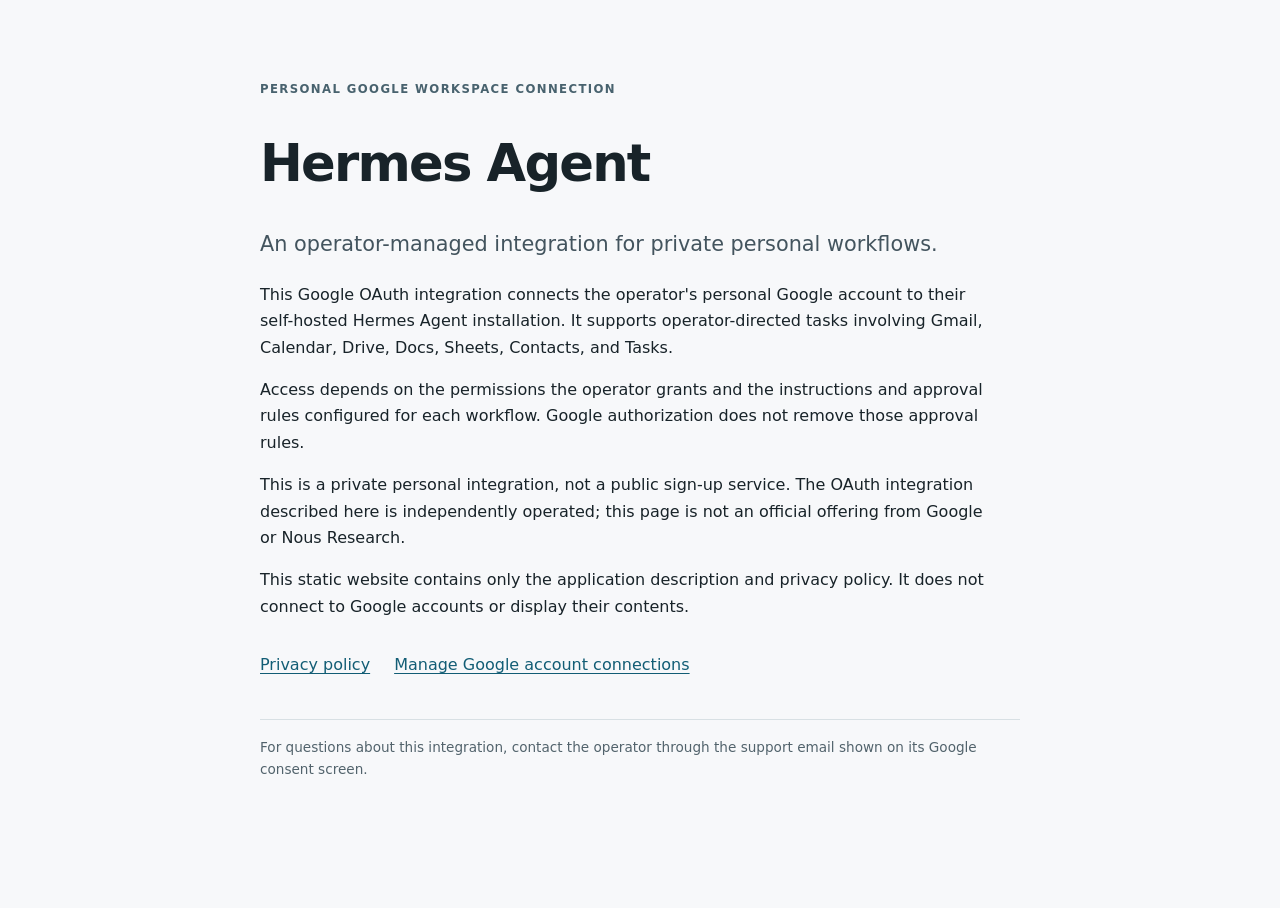
<file: index.html>
<!doctype html>
<html lang="en"><head><meta charset="utf-8"><meta name="viewport" content="width=device-width,initial-scale=1"><meta name="description" content="Private personal Google Workspace integration operated with Hermes Agent."><title>Hermes Agent | Personal Google Workspace Connection</title><link rel="stylesheet" href="style.css"></head>
<body><main><p class="eyebrow">PERSONAL GOOGLE WORKSPACE CONNECTION</p><h1>Hermes Agent</h1><p class="lead">An operator-managed integration for private personal workflows.</p><p>This Google OAuth integration connects the operator's personal Google account to their self-hosted Hermes Agent installation. It supports operator-directed tasks involving Gmail, Calendar, Drive, Docs, Sheets, Contacts, and Tasks.</p><p>Access depends on the permissions the operator grants and the instructions and approval rules configured for each workflow. Google authorization does not remove those approval rules.</p><p>This is a private personal integration, not a public sign-up service. The OAuth integration described here is independently operated; this page is not an official offering from Google or Nous Research.</p><p>This static website contains only the application description and privacy policy. It does not connect to Google accounts or display their contents.</p><nav><a href="privacy.html">Privacy policy</a><a href="https://myaccount.google.com/connections">Manage Google account connections</a></nav><footer>For questions about this integration, contact the operator through the support email shown on its Google consent screen.</footer></main></body></html>
</file>
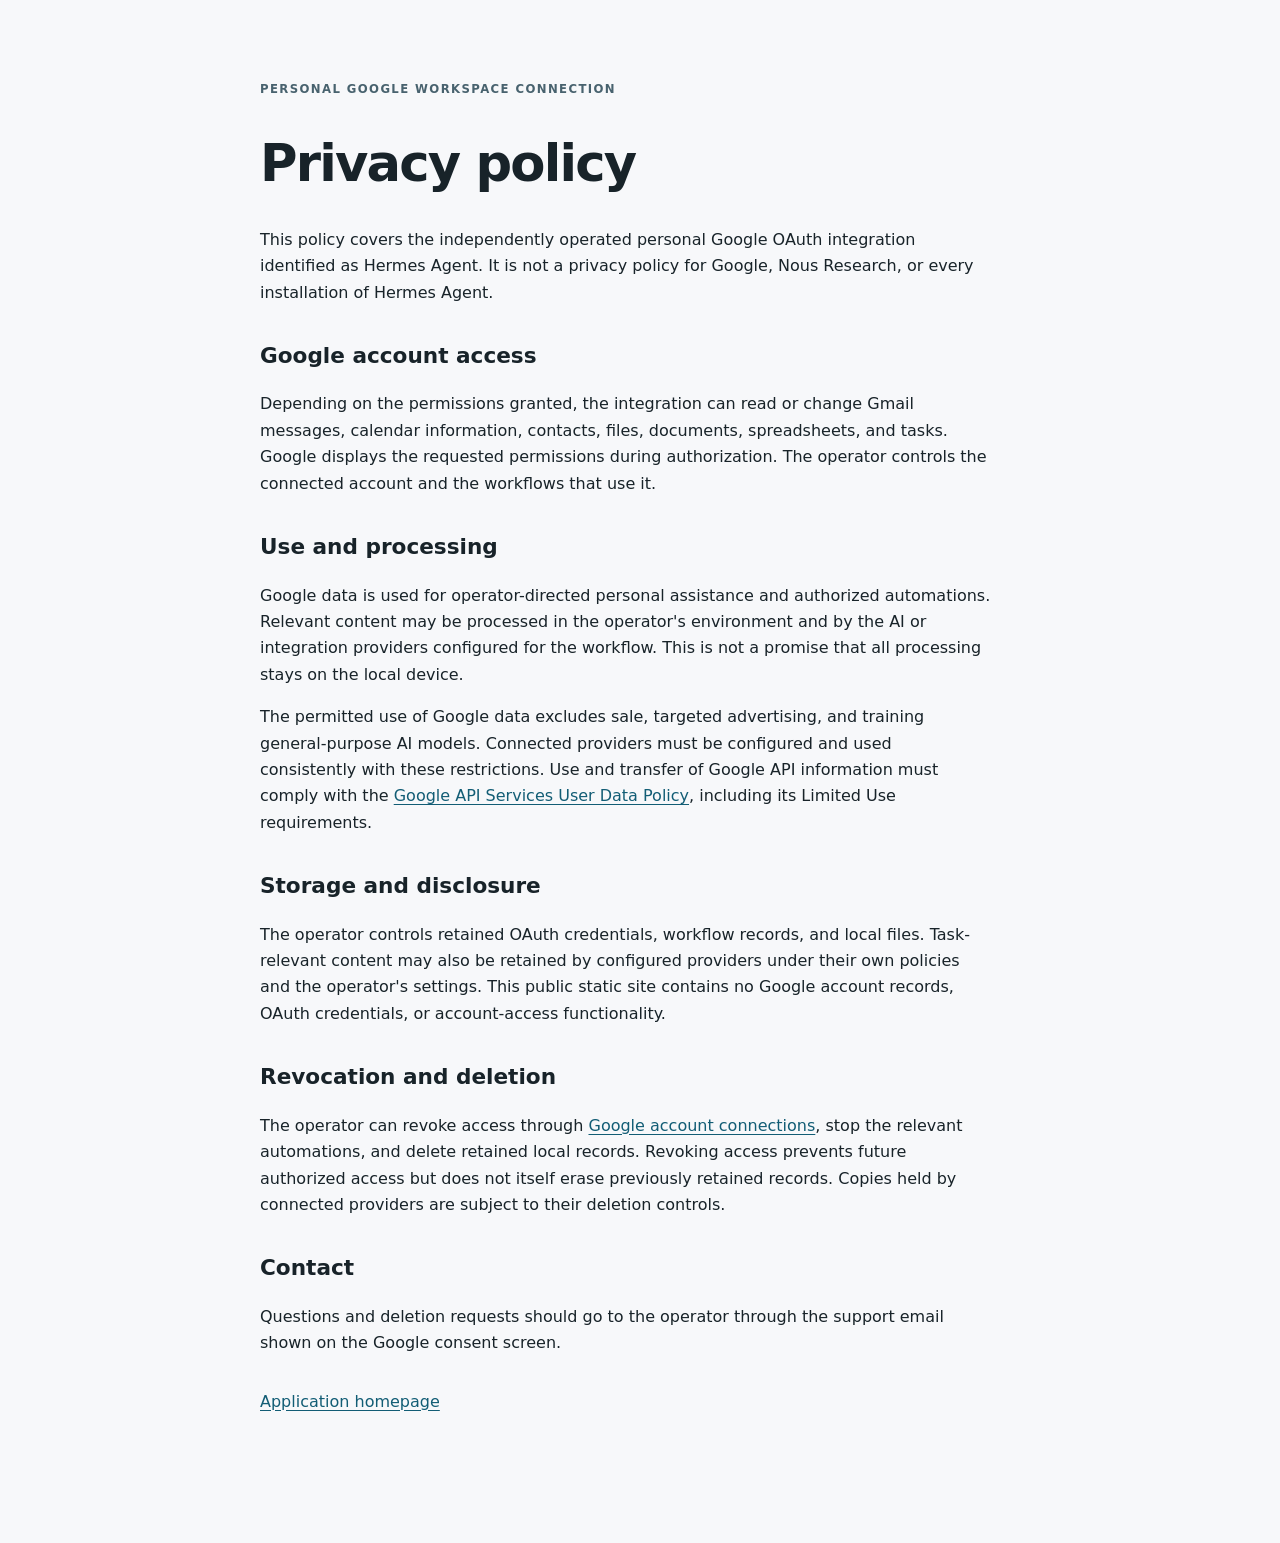
<file: privacy.html>
<!doctype html>
<html lang="en"><head><meta charset="utf-8"><meta name="viewport" content="width=device-width,initial-scale=1"><title>Privacy policy | Hermes Agent Google Workspace Connection</title><link rel="stylesheet" href="style.css"></head>
<body><main><p class="eyebrow">PERSONAL GOOGLE WORKSPACE CONNECTION</p><h1>Privacy policy</h1><p>This policy covers the independently operated personal Google OAuth integration identified as Hermes Agent. It is not a privacy policy for Google, Nous Research, or every installation of Hermes Agent.</p><h2>Google account access</h2><p>Depending on the permissions granted, the integration can read or change Gmail messages, calendar information, contacts, files, documents, spreadsheets, and tasks. Google displays the requested permissions during authorization. The operator controls the connected account and the workflows that use it.</p><h2>Use and processing</h2><p>Google data is used for operator-directed personal assistance and authorized automations. Relevant content may be processed in the operator's environment and by the AI or integration providers configured for the workflow. This is not a promise that all processing stays on the local device.</p><p>The permitted use of Google data excludes sale, targeted advertising, and training general-purpose AI models. Connected providers must be configured and used consistently with these restrictions. Use and transfer of Google API information must comply with the <a href="https://developers.google.com/terms/api-services-user-data-policy">Google API Services User Data Policy</a>, including its Limited Use requirements.</p><h2>Storage and disclosure</h2><p>The operator controls retained OAuth credentials, workflow records, and local files. Task-relevant content may also be retained by configured providers under their own policies and the operator's settings. This public static site contains no Google account records, OAuth credentials, or account-access functionality.</p><h2>Revocation and deletion</h2><p>The operator can revoke access through <a href="https://myaccount.google.com/connections">Google account connections</a>, stop the relevant automations, and delete retained local records. Revoking access prevents future authorized access but does not itself erase previously retained records. Copies held by connected providers are subject to their deletion controls.</p><h2>Contact</h2><p>Questions and deletion requests should go to the operator through the support email shown on the Google consent screen.</p><nav><a href="index.html">Application homepage</a></nav></main></body></html>
</file>
<file: style.css>
:root{font-family:system-ui,-apple-system,BlinkMacSystemFont,"Segoe UI",sans-serif;color:#182329;background:#f7f8fa;line-height:1.65}body{margin:0}main{max-width:760px;margin:5rem auto;padding:0 1.5rem 3rem}h1{font-size:clamp(2.2rem,5vw,3.2rem);line-height:1.15;letter-spacing:-.035em}h2{font-size:1.35rem;margin-top:2rem}p{max-width:72ch}.eyebrow{font-size:.73rem;letter-spacing:.12em;color:#48626e;font-weight:650}.lead{font-size:1.3rem;color:#43545e}a{color:#125d75;text-underline-offset:.18em}nav{display:flex;gap:1.5rem;flex-wrap:wrap;margin-top:2rem}footer{border-top:1px solid #d8e0e4;margin-top:2.5rem;padding-top:1rem;font-size:.85rem;color:#52636c}
</file>
